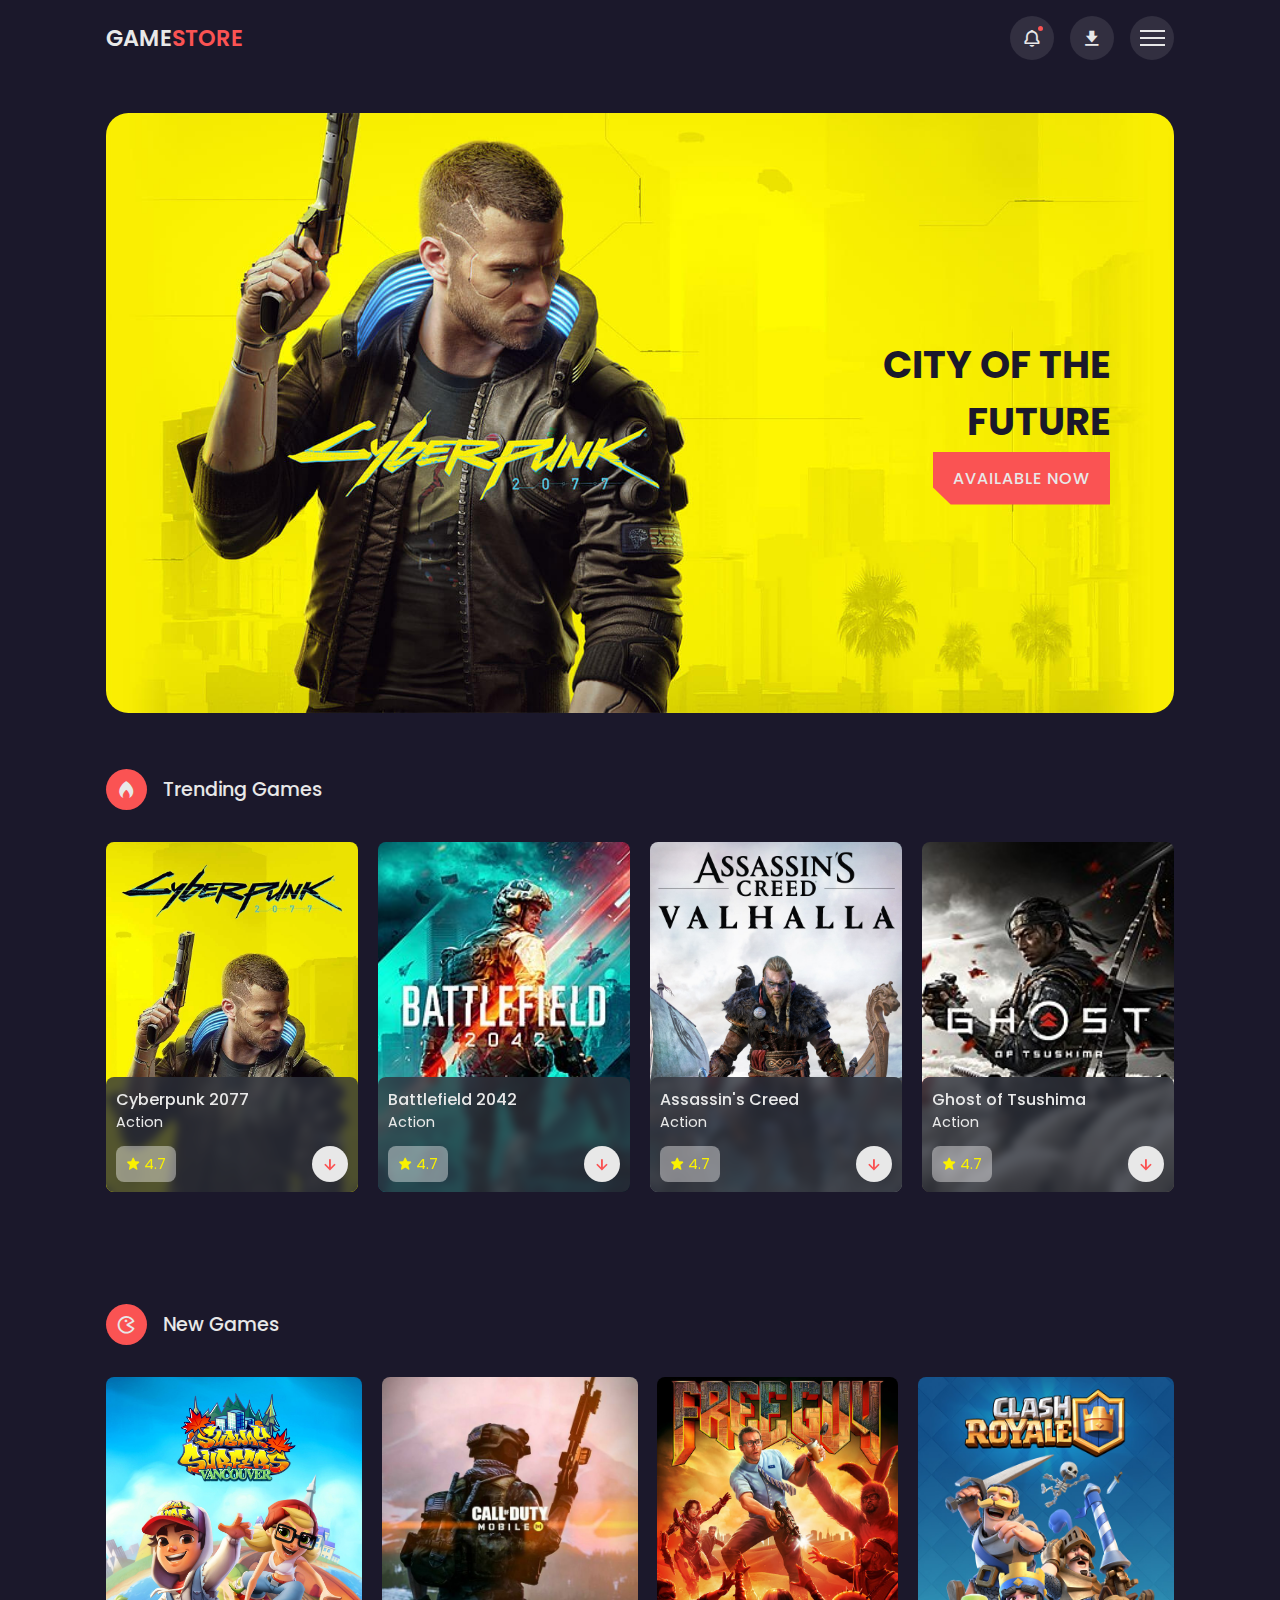
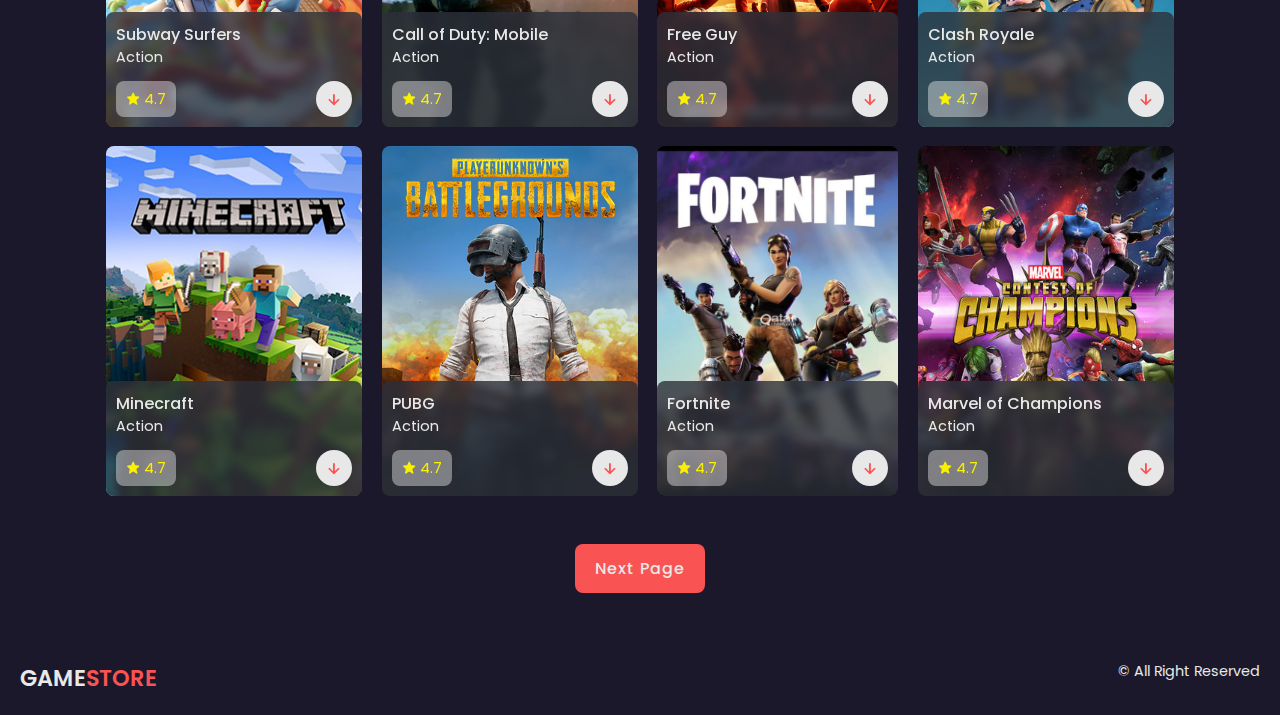
<file: index.html>
<!DOCTYPE html>
<html lang="en">
<head>
    <meta charset="UTF-8">
    <meta http-equiv="X-UA-Compatible" content="IE=edge">
    <meta name="viewport" content="width=device-width, initial-scale=1.0">
    <link rel="stylesheet" href="style.css">
    <!-- <link rel="stylesheet" href="assets/css/style.scss"> -->
    <title>Game Store</title>
    <!-- Fav Icon -->
    <link rel="shortcut icon" href="img/fav.png" type="image/x-icon">
    <!-- Box Icons -->
    <link href='https://unpkg.com/boxicons@2.1.2/css/boxicons.min.css' rel='stylesheet'>\
    <link rel="stylesheet" href="swiper-bundle.min.css">

</head>
<body>
    <header>
        <div class="nav container">

            <a href="index.html" class="logo">Game<span>Store</span></a>
            <div class="nav-icons">
                <i class="bx bx-bell bx-tada" id="bell-icon"><span></span></i>
                <i class="bx bxs-download"></i>
                <div class="menu-icon">
                    <div class="line1"></div>
                    <div class="line2"></div>
                    <div class="line3"></div>
                </div>
            </div>
            <!-- Menu -->
            <div class="menu">
                <img src="img/menu.png" alt="">
                <div class="navbar">
                    <li><a href="index.html">Home</a></li>
                    <li><a href="#trending">Trending</a></li>
                    <li><a href="#new">New Games</a></li>
                    <li><a href="#action">Action Games</a></li>
                    <li><a href="#contact">Contact Us</a></li>
                </div>
            </div>
            <!-- Notification -->
            <div class="notification">
                <div class="notification-box">
                    <i class="bx bxs-check-circle"></i>
                    <p>Congratulation, Your game download successfully</p>
                </div>
                <div class="notification-box box-color">
                    <i class="bx bxs-x-circle"></i>
                    <p>Could not apply any changes.</p>
                </div>
            </div>
        </div>
    </header>
    <!-- Home Section Start -->
    <section class="home container" id="home">
        <img src="img/home.png" alt="">
        <div class="home-text">
            <h1>CITY OF THE <br> FUTURE</h1>
            <a href="#" class="btn">Available Now</a>
        </div>
    </section>
    <!-- Home Section End -->

    <!-- Trending Section Start -->
    <section class="trending container" id="trending">
        <div class="heading">
            <i class="bx bxs-flame"></i>
            <h2>Trending Games</h2>
        </div>
        <!-- Content -->
        <div class="trending-content swiper">
            <div class="swiper-wrapper">
                <!-- slider 1 -->
                <div class="swiper-slide">
                    <div class="box">
                        <img src="img/trending1.webp" alt="">
                        <div class="box-text">
                            <h2>Cyberpunk 2077</h2>
                            <h3>Action</h3>
                            <div class="rating-download">
                                <div class="rating">
                                    <i class="bx bxs-star"></i>
                                    <span>4.7</span>
                                </div>
                                <a href="#" class="box-btn"><i class="bx bx-down-arrow-alt"></i></a>
                            </div>
                        </div>
                    </div>
                </div>
                <!-- slider 2 -->
                <div class="swiper-slide">
                    <div class="box">
                        <img src="img/trending2.jpg" alt="">
                        <div class="box-text">
                            <h2>Battlefield 2042</h2>
                            <h3>Action</h3>
                            <div class="rating-download">
                                <div class="rating">
                                    <i class="bx bxs-star"></i>
                                    <span>4.7</span>
                                </div>
                                <a href="#" class="box-btn"><i class="bx bx-down-arrow-alt"></i></a>
                            </div>
                        </div>
                    </div>
                </div>
                <!-- slider 3 -->
                <div class="swiper-slide">
                    <div class="box">
                        <img src="img/trending3.jpg" alt="">
                        <div class="box-text">
                            <h2>Assassin's Creed</h2>
                            <h3>Action</h3>
                            <div class="rating-download">
                                <div class="rating">
                                    <i class="bx bxs-star"></i>
                                    <span>4.7</span>
                                </div>
                                <a href="#" class="box-btn"><i class="bx bx-down-arrow-alt"></i></a>
                            </div>
                        </div>
                    </div>
                </div>
                <!-- slider 4 -->
                <div class="swiper-slide">
                    <div class="box">
                        <img src="img/trending4.jpg" alt="">
                        <div class="box-text">
                            <h2>Ghost of Tsushima</h2>
                            <h3>Action</h3>
                            <div class="rating-download">
                                <div class="rating">
                                    <i class="bx bxs-star"></i>
                                    <span>4.7</span>
                                </div>
                                <a href="#" class="box-btn"><i class="bx bx-down-arrow-alt"></i></a>
                            </div>
                        </div>
                    </div>
                </div>
                <!-- slider 5 -->
                <div class="swiper-slide">
                    <div class="box">
                        <img src="img/trending5.png" alt="">
                        <div class="box-text">
                            <h2>GTA V</h2>
                            <h3>Action</h3>
                            <div class="rating-download">
                                <div class="rating">
                                    <i class="bx bxs-star"></i>
                                    <span>4.7</span>
                                </div>
                                <a href="#" class="box-btn"><i class="bx bx-down-arrow-alt"></i></a>
                            </div>
                        </div>
                    </div>
                </div>
                <!-- slider 6 -->
                <div class="swiper-slide">
                    <div class="box">
                        <img src="img/trending6.jpg" alt="">
                        <div class="box-text">
                            <h2>Dying Light</h2>
                            <h3>Action</h3>
                            <div class="rating-download">
                                <div class="rating">
                                    <i class="bx bxs-star"></i>
                                    <span>4.7</span>
                                </div>
                                <a href="#" class="box-btn"><i class="bx bx-down-arrow-alt"></i></a>
                            </div>
                        </div>
                    </div>
                </div>
                <!-- slider 7 -->
                <div class="swiper-slide">
                    <div class="box">
                        <img src="img/trending7.png" alt="">
                        <div class="box-text">
                            <h2>Halo Infinite</h2>
                            <h3>Action</h3>
                            <div class="rating-download">
                                <div class="rating">
                                    <i class="bx bxs-star"></i>
                                    <span>4.7</span>
                                </div>
                                <a href="#" class="box-btn"><i class="bx bx-down-arrow-alt"></i></a>
                            </div>
                        </div>
                    </div>
                </div>
                <!-- slider 8 -->
                <div class="swiper-slide">
                    <div class="box">
                        <img src="img/trending8.png" alt="">
                        <div class="box-text">
                            <h2>Resident Evil Village</h2>
                            <h3>Action</h3>
                            <div class="rating-download">
                                <div class="rating">
                                    <i class="bx bxs-star"></i>
                                    <span>4.7</span>
                                </div>
                                <a href="#" class="box-btn"><i class="bx bx-down-arrow-alt"></i></a>
                            </div>
                        </div>
                    </div>
                </div>
              </div>
        </div>
    </section>
    <!-- Trending Section End -->
    <!-- New Section Start -->
    <section class="new container" id="new">
        <div class="heading">
            <i class="bx bx-game"></i>
            <h2>New Games</h2>
        </div>
        <!-- Content -->
        <div class="new-content">
            <!-- Box 1 -->
            <div class="box">
                <img src="img/new1.jpg" alt="">
                <div class="box-text">
                    <h2>Subway Surfers</h2>
                    <h3>Action</h3>
                    <div class="rating-download">
                        <div class="rating">
                            <i class="bx bxs-star"></i>
                            <span>4.7</span>
                        </div>
                        <a href="download.html" class="box-btn"><i class="bx bx-down-arrow-alt"></i></a>
                    </div>
                </div>
            </div>
            <!-- Box 2 -->
            <div class="box">
                <img src="img/new2.jpg" alt="">
                <div class="box-text">
                    <h2>Call of Duty: Mobile</h2>
                    <h3>Action</h3>
                    <div class="rating-download">
                        <div class="rating">
                            <i class="bx bxs-star"></i>
                            <span>4.7</span>
                        </div>
                        <a href="#" class="box-btn"><i class="bx bx-down-arrow-alt"></i></a>
                    </div>
                </div>
            </div>
            <!-- Box 3 -->
            <div class="box">
                <img src="img/new3.jpg" alt="">
                <div class="box-text">
                    <h2>Free Guy</h2>
                    <h3>Action</h3>
                    <div class="rating-download">
                        <div class="rating">
                            <i class="bx bxs-star"></i>
                            <span>4.7</span>
                        </div>
                        <a href="#" class="box-btn"><i class="bx bx-down-arrow-alt"></i></a>
                    </div>
                </div>
            </div>
            <!-- Box 4 -->
            <div class="box">
                <img src="img/new4.jpg" alt="">
                <div class="box-text">
                    <h2>Clash Royale</h2>
                    <h3>Action</h3>
                    <div class="rating-download">
                        <div class="rating">
                            <i class="bx bxs-star"></i>
                            <span>4.7</span>
                        </div>
                        <a href="#" class="box-btn"><i class="bx bx-down-arrow-alt"></i></a>
                    </div>
                </div>
            </div>
            <!-- Box 5 -->
            <div class="box">
                <img src="img/new5.png" alt="">
                <div class="box-text">
                    <h2>Minecraft</h2>
                    <h3>Action</h3>
                    <div class="rating-download">
                        <div class="rating">
                            <i class="bx bxs-star"></i>
                            <span>4.7</span>
                        </div>
                        <a href="#" class="box-btn"><i class="bx bx-down-arrow-alt"></i></a>
                    </div>
                </div>
            </div>
            <!-- Box 6 -->
            <div class="box">
                <img src="img/new6.png" alt="">
                <div class="box-text">
                    <h2>PUBG</h2>
                    <h3>Action</h3>
                    <div class="rating-download">
                        <div class="rating">
                            <i class="bx bxs-star"></i>
                            <span>4.7</span>
                        </div>
                        <a href="#" class="box-btn"><i class="bx bx-down-arrow-alt"></i></a>
                    </div>
                </div>
            </div>
            <!-- Box 7 -->
            <div class="box">
                <img src="img/new7.png" alt="">
                <div class="box-text">
                    <h2>Fortnite</h2>
                    <h3>Action</h3>
                    <div class="rating-download">
                        <div class="rating">
                            <i class="bx bxs-star"></i>
                            <span>4.7</span>
                        </div>
                        <a href="#" class="box-btn"><i class="bx bx-down-arrow-alt"></i></a>
                    </div>
                </div>
            </div>
            <!-- Box 8 -->
            <div class="box">
                <img src="img/new8.jpg" alt="">
                <div class="box-text">
                    <h2>Marvel of Champions</h2>
                    <h3>Action</h3>
                    <div class="rating-download">
                        <div class="rating">
                            <i class="bx bxs-star"></i>
                            <span>4.7</span>
                        </div>
                        <a href="#" class="box-btn"><i class="bx bx-down-arrow-alt"></i></a>
                    </div>
                </div>
            </div>
        </div>
        <div class="next-page">
            <a href="#">Next Page</a>
        </div>
    </section>
    <!-- New Section End -->
    <!-- Copyright -->
    <div class="copyright">
        <a href="#" class="logo">Game<span>Store</span></a>
        <p>&#169; All Right Reserved</p>
    </div>
    <!-- Js Link -->
    <script src="swiper-bundle.min.js"></script>
    <script src="main.js"></script>
</body>
</html>
</file>
<file: style.css>
@import url("https://fonts.googleapis.com/css2?family=Poppins:wght@400;500;600;700&display=swap");
* {
  font-family: 'poppins', sans-serif;
  padding: 0;
  margin: 0;
  scroll-behavior: smooth;
  box-sizing: border-box;
  list-style: none;
  text-decoration: none;
  scroll-padding-top: 2rem;
}

/* Variables */
:root{
  --main-color: #fa5353;

  /* --main-color: #0d81ec; */
  --dark-color: #1b182b;
  --light-color: #322f40;
  --text-color: hsl(0, 0%, 91%);

}
::selection {
  color: var(--text-color);
  background: var(--main-color);
}
section{
  padding: 4rem 0 3rem;
}
img{
  width: 100%;
}
body{
  color: var(--text-color);
  background: var(--dark-color);
}
.container{
  max-width: 1068px;
  margin: auto;
  width: 100%;
}
  /* Header */
header{
  position: fixed;
  top: 0;
  left: 0;
  width: 100%;
  background: var(--dark-color);
  z-index: 100;
}

/*  Nav */
.nav{
  display: flex;
  align-items: center;
  justify-content: center;
  padding: 16px 0;
} 
.logo{
  font-size: 1.4rem;
  font-weight: 600;
  color: var(--text-color);
  text-transform: uppercase;
  margin: 0 auto 0 0;
}
.logo span{
  color: var(--main-color);
}

/* Nav Icons */
.nav-icons{
  display: flex;
  align-items: center;
  column-gap: 1rem;
}
.nav-icons .bx{
  font-size: 20px;
  height: 44px;
  width: 44px;
  display: grid;
  place-items: center;
  color: var(--text-color);
  background: var(--light-color);
  border-radius: 50%;
  cursor: pointer;
}
#bell-icon{
  position: relative;
}
#bell-icon span{
  content: '';
  width: 5px;
  height: 5px;
  border-radius: 50%;
  background: var(--main-color);
  position: absolute;
  top: 10px;
  left: 28px;
}

.menu-icon{
  display: flex;
  flex-direction: column;
  align-items: center;
  justify-content: center;
  row-gap: 5px;
  height: 44px;
  width: 44px;
  border-radius: 50%;
  background: var(--light-color);
  cursor: pointer;
  z-index: 200;
  transition: 0.3s;
}
.menu-icon div{
  display: block;
  background: var(--text-color);
  height: 2px;
  width: 25px;
  transition: 0.3s;
}
.move .line1{
  transform: rotate(-45deg) translate(-5px, 5px);
}
.move .line2{
  opacity: 0;
}
.move .line3{
  transform: rotate(45deg) translate(-5px, -5px);
}
/* Menu */
.menu{
  position: fixed;
  left: 0;
  top: 0;
  width: 100%;
  height: 100vh;
  background: rgb(0, 0, 14, 0.9);
  z-index: 106;
  display: flex;
  align-items: center;
  justify-content: space-between;
  transition: 0.5s;
  clip-path: circle(0% at 100% 0%);
}
.menu.active{
  clip-path: circle(144% at 100% 0%);
}
.menu img{
  width: 1000px;
}
.navbar{
  display: grid;
  row-gap: 1rem;
  text-align: right;
  padding-right: 2rem;
}
.navbar a{
  font-size: 1.6rem;
  color: var(--text-color);
  font-weight: 500;
  transition: 0.2s;
}
.navbar a:hover{
  border-bottom: 4px solid var(--main-color);
  font-size: 1.8rem;
}
/* Notification */
.notification{
  position: absolute;
  top: 100%;
  right: 23rem;
  background: var(--light-color);
  width: 300px;
  height: 350px;
  border-radius: .5rem;
  padding: 10px;
  display: flex;
  flex-direction: column;
  row-gap: 1rem;
  clip-path: circle(0% at 100% 0%);
}
.notification.active{
  clip-path: circle(144% at 100% 0%);
  transition: .3s;
}
.notification-box{
  display: flex;
  align-items: baseline;
  column-gap: 1rem;
  border-radius: .5rem;
  background: var(--dark-color);
  padding: 10px;
}
.notification-box .bx{
  color: #faf102;
}
.box-color{
  background: hsl(0, 0%, 100%, .4);
}
.box-color .bx{
  color: var(--main-color);
}
.home{
  position: relative;
  min-height: 600px;
  display: flex;
  align-items: center;
  justify-content: flex-end;
  margin-top: 5rem;
}
.home img{
  position: absolute;
  width: 100%;
  height: 100%;
  object-fit: cover;
  border-radius: 1.4rem;
  z-index: -1;
}
.home-text{
  padding-right: 4rem;
  text-align: right;
}
.home-text h1{
  font-size: 2.4rem;
  text-transform: uppercase;
  color: var(--dark-color);
  margin-bottom: 1rem;
}
.btn{
  background: var(--main-color);
  padding: 15px 20px;
  color: var(--text-color);
  text-transform: uppercase;
  font-size: 1rem;
  letter-spacing: 1px;
  font-weight: 500;
  clip-path: polygon(0 0, 100% 0%, 100% 100%, 10% 100%, 0% 68%);
}
.btn:hover{
  background: var(--light-color);
  transition: .3s all linear;
}
.heading{
  display: flex;
  align-items: center;
  column-gap: 1rem;
  margin-bottom: 2rem;
}
.heading .bx{
  font-size: 21px;
  color: var(--text-color);
  background: var(--main-color);
  padding: 10px;
  border-radius: 5rem;
}
.heading h2{
  font-size: 1.2rem;
  font-weight: 500;
}
.box{
  position: relative;
  width: 100%;
  height: 350px;
  border-radius: .5rem;
}
.box img{
  width: 100%;
  height: 100%;
  object-fit: cover;
  border-radius: .5rem;
}
.box .box-text{
  position: absolute;
  right: 0;
  left: 0;
  bottom: 0;
  padding: 10px;
  background: hsl(227, 14%, 20%, 0.8);
  backdrop-filter: blur(4px);
  border-radius: .5rem;
}
.box .box-text h2{
  font-size: 1rem;
  font-weight: 500;
}
.box .box-text h3{
  font-size: .9rem;
  font-weight: 400;
  margin-bottom: 0.8rem;
}
.rating-download{
  display: flex;
  justify-content: space-between;
}
.rating{
  display: flex;
  align-items: center;
  column-gap: 4px;
  background: hsl(0, 0%, 100%, .4);
  padding: 4px 10px;
  border-radius: .5rem;
}
.rating .bx{
  color: #faf102;
  font-size: .9rem;
}
.rating span{
  color: #faf102;
  font-size: .9rem;
}
.box-btn .bx{
  padding: 8px;
  background: var(--text-color);
  border-radius: 5rem;
  color: var(--main-color);
  font-weight: 400;
  font-size: 20px;
}
.box-btn .bx:hover{
  background: var(--dark-color);
}
/* New */
.new-content{
  display: grid;
  grid-template-columns: repeat(auto-fit, minmax(240px,auto));
  gap: 1.2rem;
}
.next-page{
  display: flex;
  justify-content: center;
  align-items: center;
  margin-top: 3rem;
}
.next-page a{
  background: var(--main-color);
  padding: 12px 20px;
  color: var(--text-color);
  letter-spacing: 1px;
  font-weight: 500;
  border-radius: .5rem;
}
.next-page a:hover{
  background: var(--light-color);
  transition: .3s all linear;
}
.copyright{
  display: flex;
  justify-content: space-between;
  padding: 20px;
}
.copyright p{
  font-size: .9rem;
  color: var(--text-color);
}
/* Download Page CSS */
.video-container video{
  width: 100%;
  /* aspect-ratio: 16/9; */
  border-radius: 1.5rem;
}
.video-container{
  margin-top: 5rem;
}
.about{
  margin-top: 2rem;
}
.about h2{
  display: inline-flex;
  font-size: 1.4rem;
  font-weight: 500;
  border-bottom: 4px solid var(--main-color);
}
.about p{
  font-size: 0.938rem;
  margin-top: 1rem;
  text-align: justify;
}
.screenshots h2{
  display: inline-flex;
  font-size: 1.4rem;
  font-weight: 500;
  border-bottom: 4px solid var(--main-color);
  margin: 1.6rem 0;
}
.screenshots-content{
  display: grid;
  grid-template-columns: repeat(auto-fit, minmax(250px, auto));
  gap: 20px;
  justify-content: center;
  max-width: 800px;
  margin: auto;
  width: 100%;
}
.screenshots-content img{
  width: 100%;
  height: 440px;
  object-fit: cover;
  border-radius: 1rem;
}
.download {
  max-width: 800px;
  margin: auto;
  width: 100%;
  display: grid;
  justify-content: center;
  margin-top: 2rem;
}
.download h2{
  text-align: center;
  font-size: 1.4rem;
  font-weight: 500;
  margin: 1.6rem 0;
}
.download-links{
  display: grid;
  grid-template-columns: repeat(3, 1fr);
  gap: 20px;
  margin-bottom: 2rem;
}
.download-links a{
  text-align: center;
  background: var(--main-color);
  padding: 12px 20px;
  color: var(--text-color);
  letter-spacing: 1px;
  font-weight: 500;
  border-radius: .5rem;
}
.download-links .bx{
  font-size: 1.2rem;
}
.download-links a:hover{
  background: var(--light-color);
  transition: 0.3s all linear;
}
.download-links .bx:hover{
  color: var(--main-color);
  transition: 0.3s all linear;
}
</file>
